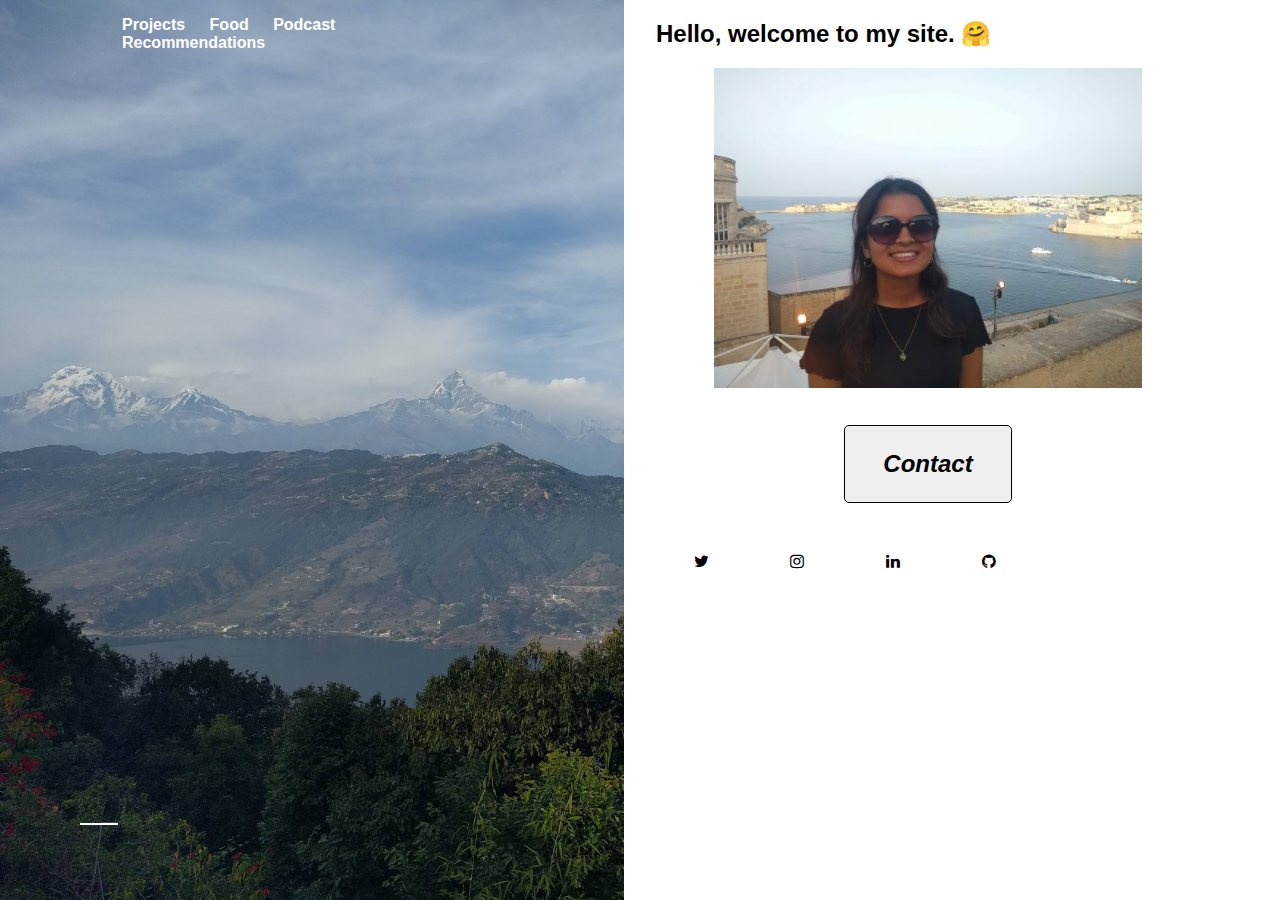
<file: index.html>
<!DOCTYPE html>
<html lang="en">

<head>
	<title>Pratiksha Paudyal</title>
	<!-- <meta name="viewport" content="width=device-width, initial-scale=1.0, maximum-scale=1, user-scalable=no"> -->
	<meta name="viewport" content="width=device-width, initial-scale=1.0">

	<link rel="stylesheet" type="text/css" href="css/style.css">
	<link href="https://fonts.googleapis.com/icon?family=Material+Icons" rel="stylesheet">
	<script src="https://ajax.googleapis.com/ajax/libs/jquery/3.5.1/jquery.min.js"></script>
</head>

<body>
	<div class="index">
		<div class="LeftSide">
			<h3 class="headline">
				<ul>
					<li>
						<a href=""> Projects </a>
						<a href="" target="_blank"> Food </a>
						<a href="" target="_blank"> Podcast </a>
						<a href=""> Recommendations </a>

					</li>
				</ul>
			</h3>
			<!-- <h2 class="headline"></h2> -->
			<h2 class="footer">  </h2>
		</div>

		<div class="content">
			<h2> Hello, welcome to my site. 🤗
			</h2>

			<div class="profile">
				<div class="Photo">
					<img id="img1" src="img/728f263e-75f1-4a0b-8a38-a3d19326ab40_IMG_20190803_175802.jpg"
						style="max-width:100%;height:auto; alt=" ME">
				</div>
				<p>
					
				</p>
			</div>

			<br>

			<div align="center">
				<button class="button">
					<a href="mailto:pratiksha_paudyal@hotmail.co.uk" target="_blank"> Contact </a>
				</button>

			</div>
			<br>

			<div class="links" align="center">
				<!-- <meta name="viewport" content="width=device-width, initial-scale=1"> -->
				<link rel="stylesheet" a
					href="https://cdnjs.cloudflare.com/ajax/libs/font-awesome/4.7.0/css/font-awesome.min.css">
				<a href="" class="fa fa-twitter" target="_blank"></a>
				<a href="" class="fa fa-instagram" target="_blank"></a>
				<a href="" class="fa fa-linkedin" target="_blank"></a>
				<a href="" class="fa fa-github" target="_blank"></a>
			</div>
			<!-- <h2 style="font-family:tempus sans itc;"><a href="website_homepage.htm">Home</a> <a href="website_hills.htm">Hills Pupil Tailored Website</a></h2> -->

			<!-- Content End -->
		</div>

		<!-- Index End -->
	</div>

</body>

</html>
</file>
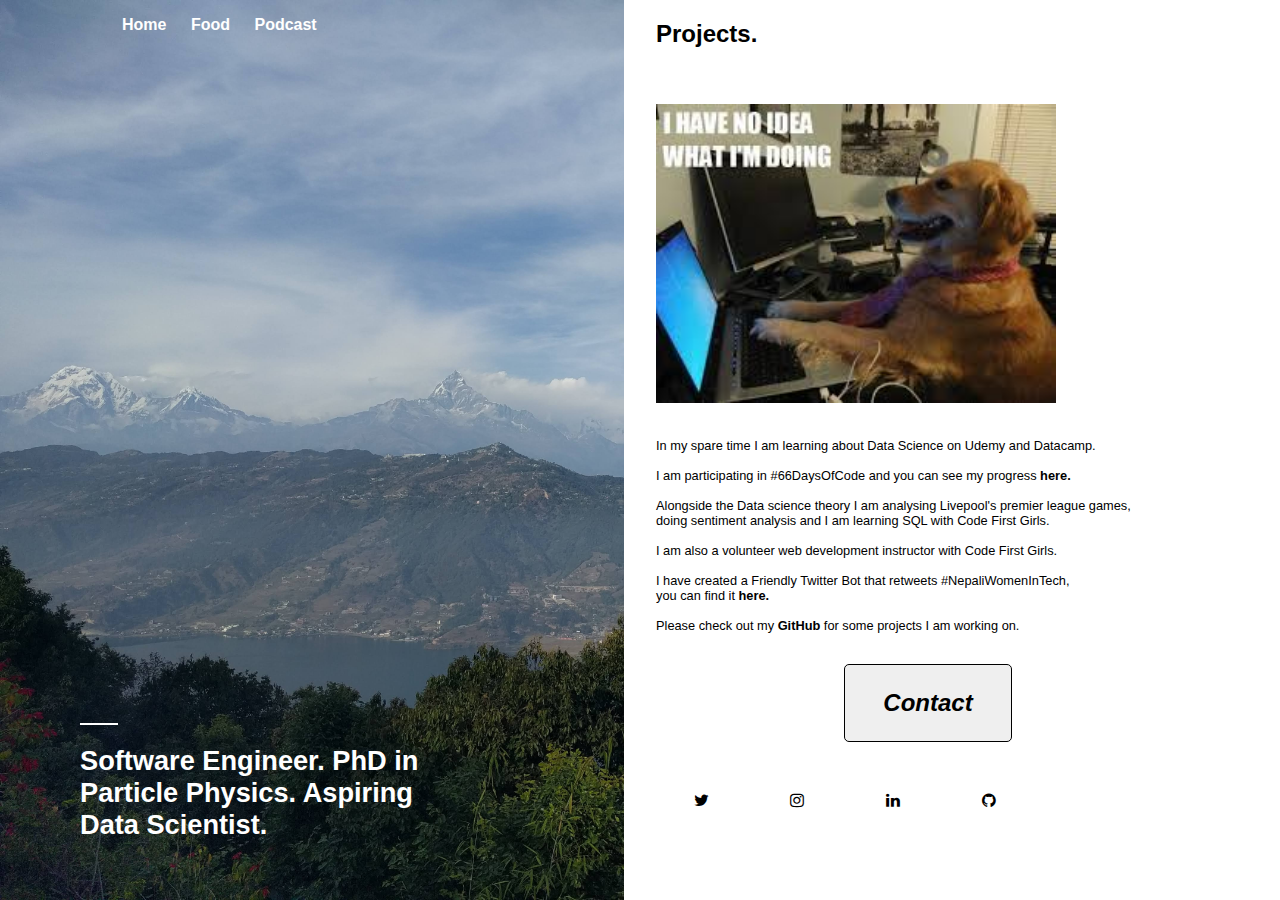
<file: pages/projects.html>
<!DOCTYPE html>
<html lang="en">
<head>
	<title>Pratiksha Paudyal</title>
	<!-- <meta name="viewport" content="width=device-width, initial-scale=1.0, maximum-scale=1, user-scalable=no"> -->
	<meta name="viewport" content="width=device-width, initial-scale=1.0">

	<link rel="stylesheet" type="text/css" href="../css/style.css">
	<link href="https://fonts.googleapis.com/icon?family=Material+Icons" rel="stylesheet">
	<script src="https://ajax.googleapis.com/ajax/libs/jquery/3.5.1/jquery.min.js"></script>
</head>
<body>

	<div class="index">
		<div class="LeftSide">
			<h3 class="headline">
				<ul>
					<li>
						<a href="../index.html"> Home </a> 
						<!-- <a href="blog.html"> Blog </a>  -->
						<a href="https://pratikshapaudyal.wordpress.com" target="_blank"> Food </a> 
						<a href="https://open.spotify.com/show/6wGoxX4UTIquqORIoxCNhM" target="_blank"> Podcast </a> 
					</li>
				</ul>

			</h3>
			<!-- <h2 class="headline">Pratiksha Paudyal</h2> -->
			<p class="footer"> Software Engineer. PhD in Particle Physics. Aspiring Data Scientist.  </p>
		</div>

		<div class="content">
			<h2> Projects. </h2>
			<br>
			<br>
			<img id="img3" src="../img/download.jpg" width="400" alt="Meme of dog at computer with the text saying I have no idea what I am doing">
			<br>
			<br>
			<div class ="Text">
				<p> In my spare time I am learning about Data Science on Udemy and Datacamp. <br> <br>
					I am participating in #66DaysOfCode and you can see my progress <a href="https://twitter.com/search?q=%2366DaysOfData%20(from%3Apratiksha__)&src=typed_query"> here. </a> <br><br>
					Alongside the Data science theory I am analysing Livepool's premier league games, <br>
					doing sentiment analysis and I am learning SQL with Code First Girls. <br> <br> 
					I am also a volunteer web development instructor with Code First Girls. <br> <br>
					I have created a Friendly Twitter Bot that retweets #NepaliWomenInTech, <br>
					you can find it <a href="https://twitter.com/nepali_tech_bot"> <strong> here. </strong> </a> <br> <br>
					Please check out my <a href="https://github.com/pratikshapaudyal"> <strong>  GitHub </strong> </a> for some projects I am working on. 
					<br>
				</p>
			</div>
			<br>

			<div align="center">
				<button class="button">
					<a href="mailto:pratiksha_paudyal@hotmail.co.uk"> Contact </a>
			</button>

			</div>
			<br>


			<div class = "links">
				<!-- <meta name="viewport" content="width=device-width, initial-scale=1"> -->
				<link rel="stylesheet" href="https://cdnjs.cloudflare.com/ajax/libs/font-awesome/4.7.0/css/font-awesome.min.css">
				<a href="https://twitter.com/pratiksha__" class="fa fa-twitter"></a>
				<a href="https://instagram.com/pratiksha__" class="fa fa-instagram"></a>
				<a href="https://www.linkedin.com/in/pratiksha-paudyal" class="fa fa-linkedin"></a>
				<a href="https://github.com/pratikshapaudyal" class = "fa fa-github"></a>
			</div>

		<!-- Content End -->
		</div>

	<!-- Index End -->
	</div>

</body>
</html>
</file>
<file: css/style.css>
body {
  font-family: Arial;
  margin: 0;
  padding: 0;
  background: #fff;
}

.index {
  display: flex;
}

/* Left Side */
.LeftSide {
  background: url('../img/IMG_20191231_091626.jpg');
  background-size: cover;
  height: 100vh;
  width: 50vw;
  color: #fff;
  display: flex;
  flex-direction: column;
  justify-content: space-between;
  padding-left: 5rem;
}

.LeftSide h1 {
  padding-top: 2rem;
}

.LeftSide .headline {
  font-size: 1rem;
  font-weight: 600;
  max-width: 70%;
}

.LeftSide .headline ul {
  list-style-type: none;
  margin: 0;
  padding: 0;
  padding-left: 2rem;
  padding-right: 5rem;
}

.index .LeftSide .headline a {
  color:  white;
  text-decoration: none;
  margin-bottom: 1.25em;
  font-weight: 700;
  padding: 0px 10px;
}

.index .LeftSide .headline a:hover {
 text-decoration: underline; // changed from text:decoration:none
}

.index .LeftSide .footer {
  font-size: 1.7rem;
  font-weight: 600;
  max-width: 70%;
  position: relative;
  padding-bottom: 2rem;
}

.index .LeftSide .footer:before {
  content: '';
  position: relative;
  display: block;
  background: #fff;
  height: 2px;
  width: 10%;
  top: -20px;
}

/* Right Side */
.index .content {
  overflow-y: scroll;
  width: 50vw;
  height: 100vh;
  padding-left: 2rem;
  padding-right: 5rem;
}

.index .content h1 {
  padding-top: 2rem;
  padding-bottom: 3rem;
}

/* FROM GLITCH */
.index .content .profile > div {
  flex: 1; /*grow*/
  font-size: 1vw;
}

.index .content .Photo{
  /*text-align: center;*/
  font-size: 1vw;
  text-align: center;
}

a {
  color:  black;
  text-decoration: none;
  margin-bottom: 1.25em;
  font-weight: 700;
}

a:hover {
 text-decoration: underline; 
}

.Text{
  font-size: 1vw;
  text-align: justify;
}

.container {
  display: flex;
}

.content .container .flex-inline-container {
  display: inline-flex;
}

.content .container .flex-inline-container .Food{
  text-align: center;
  font-size: 1vw;  
  grid-gap: 4px;
}

.content .container .flex-inline-container .Tech{
  text-align: center;
  /*border: 1px solid green;*/
  font-size: 1vw;
  grid-gap: 4px;
}




#img1 {
  width: 78.5%;
  height: inherit;
  object-fit: cover;
  object-positon: center center;
}

.index .content .container .Food #img2 {
  /*width: 100%;*/
  height: inherit;
  object-fit: cover;
  object-positon: center center;
}

.index .content .container .Tech #img3 {
  /*width: 150%;*/
  height: inherit;
  object-fit: cover;
  object-positon: center center;
}


.button {
    border-radius: 5px;
    border: 1px solid black;
    padding: 1em 0.5em;
    display: inline-block;
    font-size: 1.5em;
    font-style: italic;
    margin: 0 1em;
    margin-bottom: 0.5em;
    min-width: 7em;
    transition: all .25s ease;
}
.button:hover {background-color: white}

.button:active {
  background-color: white;
  box-shadow: 0 5px white;
  transform: translateY(4px);
}

/* Style all font awesome icons */
.fa {
  padding: 20px;
  font-size: 4vw;
  width: 4vw;
  text-align: center;
  text-decoration: none;
}

/* Add a hover effect if you want */
.fa:hover {
  opacity: 0.5;
}

.links{
  display: inline-block;
  align-items: center;
  }

  fa-github{
    background: #007bb5;
    color: white;
  }

  fa-linkedin {
    background: #007bb5;
    color: white;
  }

  fa-instagram {
    background: #125688;
    color: white;
  }

  fa-twitter {
    background: #55ACEE;
    color: white;
  }


  /* Responsive */
  @media only screen and (max-width: 1025px) {
    .index {
      flex-direction: column;
    }

    .index .LeftSide,
    .index .content {
      width: 100vw;
      padding-right: 0;
    }

    .index .content {
      padding-top: 3rem;
    }
  }

  @media only screen and (max-width: 425px) {
    .index .LeftSide {
      height: auto;
      display: unset;
      text-align: center;
      padding-left: 0;
    }

    .index .LeftSide .headline {
      font-size: 1rem;

    }

    .index .content .Text{
      font-size: 1vw;
    }

    .index .content {
      padding: 0;
      text-align: center;
    }

  }
</file>
